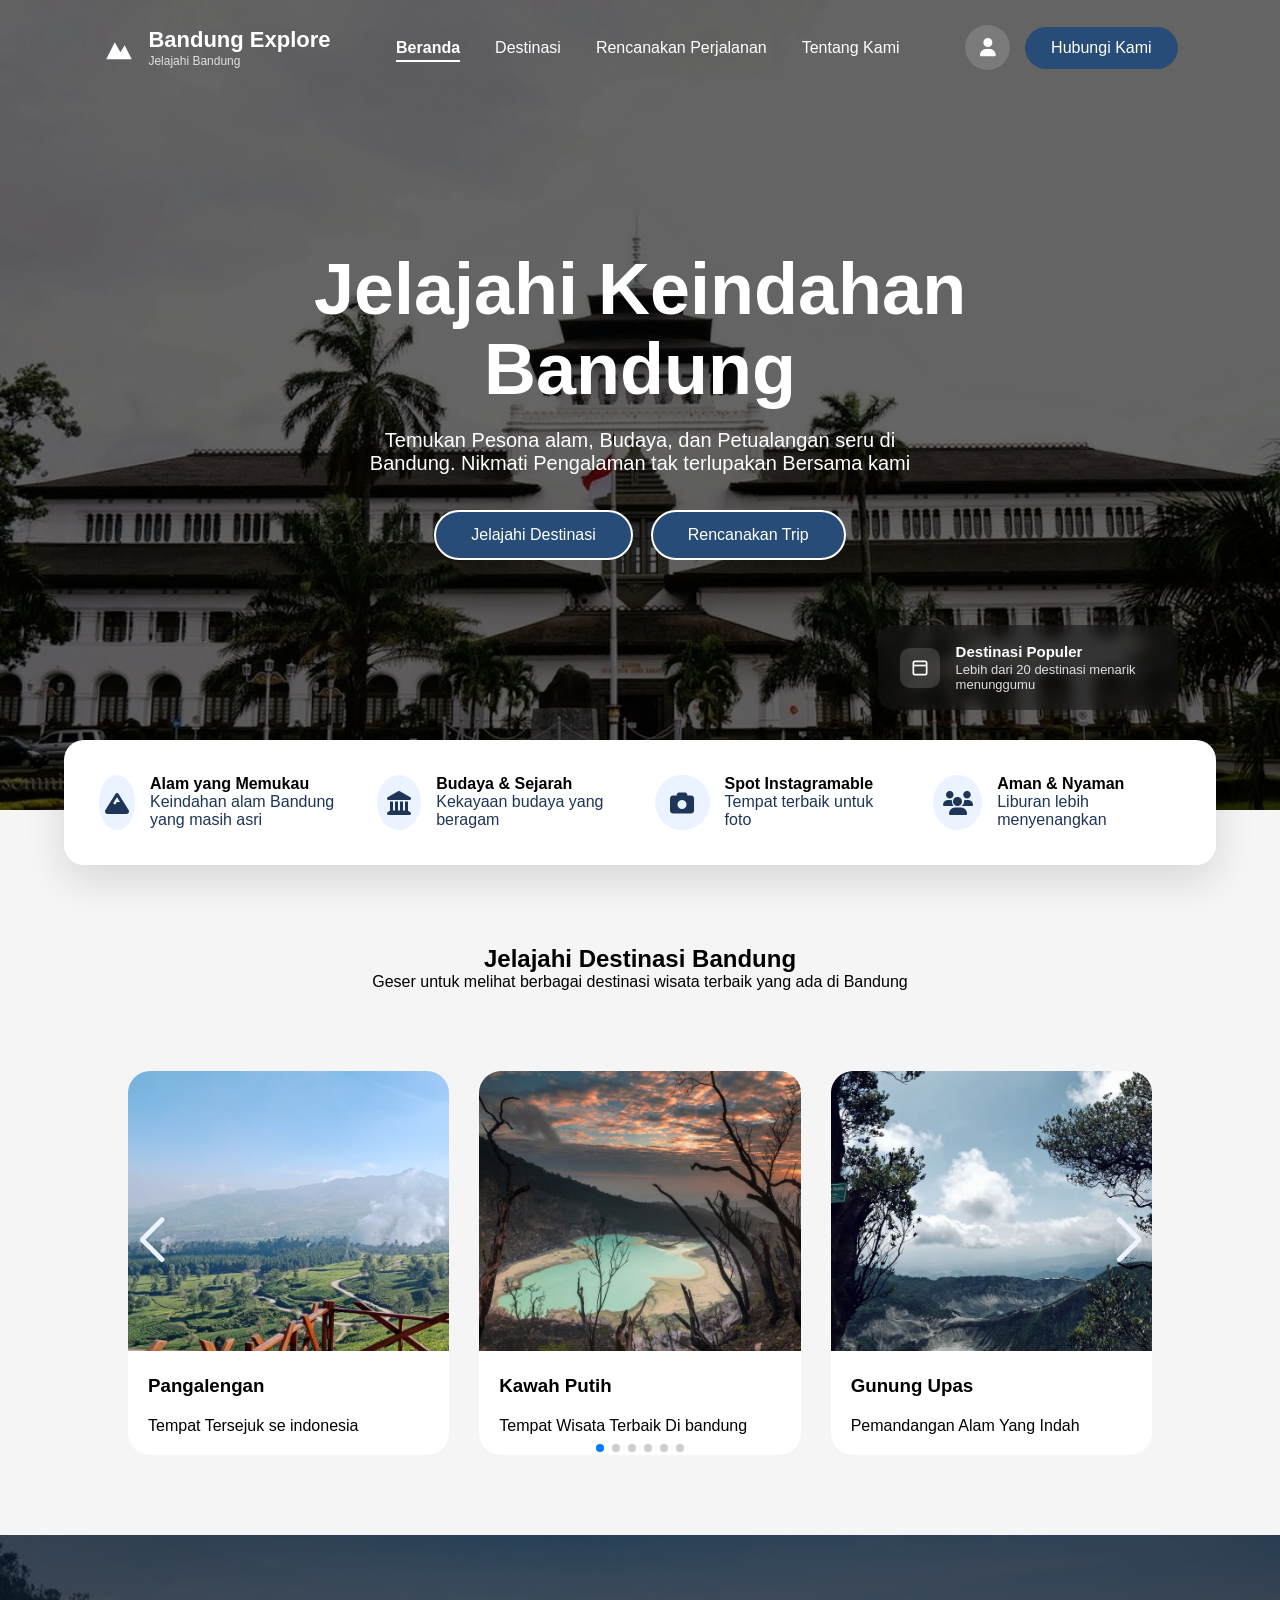
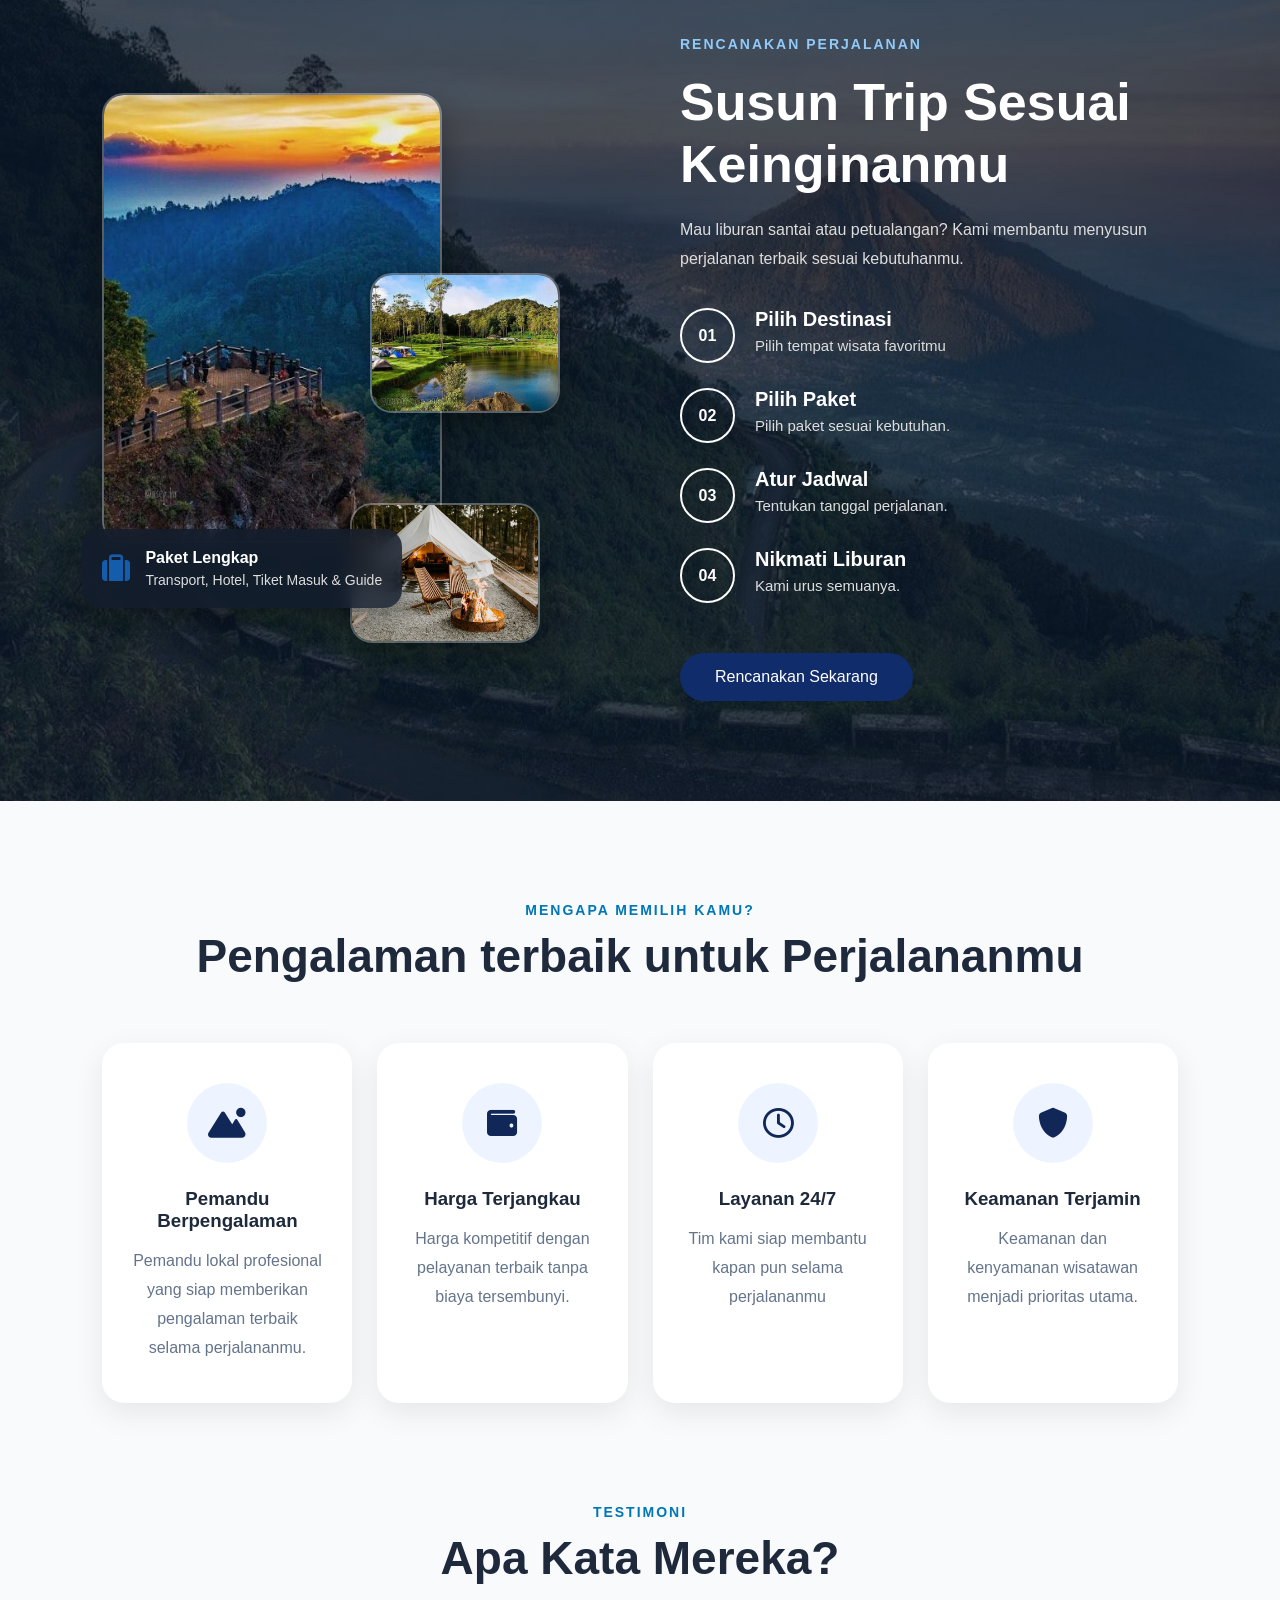
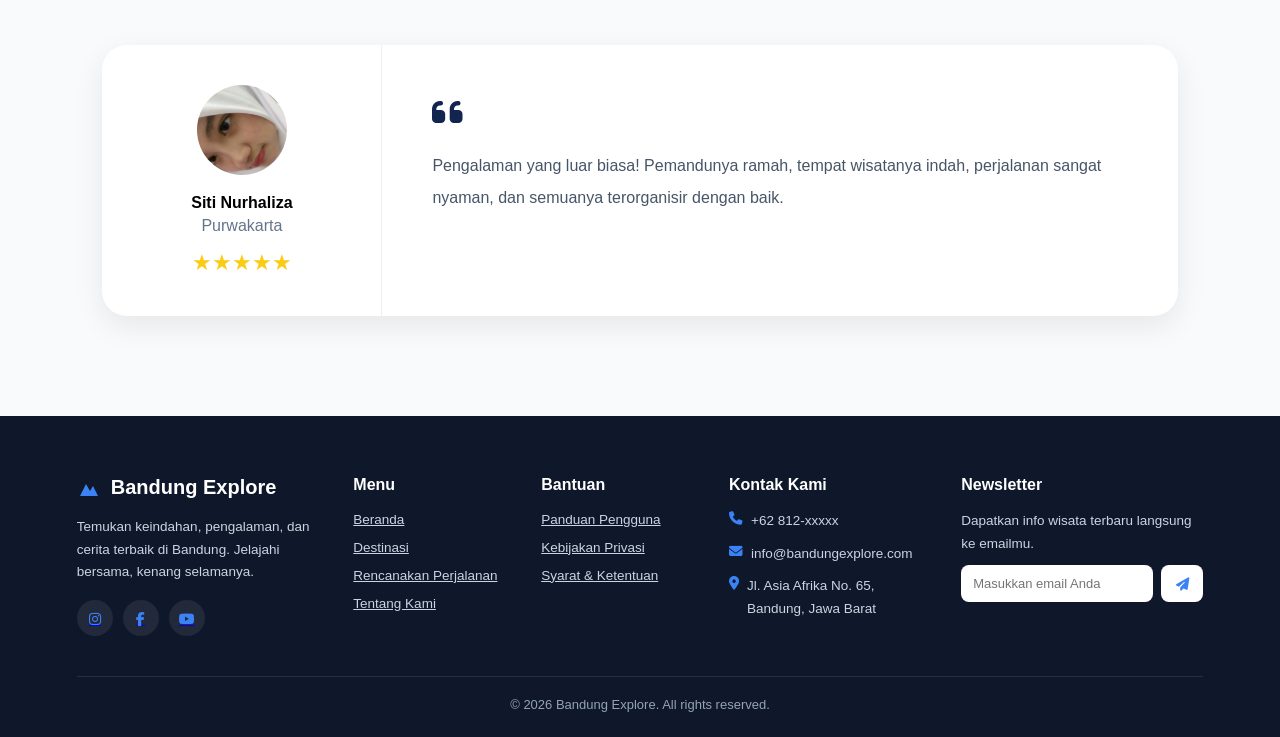
<file: index.html>
<!DOCTYPE html>
<html lang="en">
<head>
    <meta charset="UTF-8">
    <meta name="viewport" content="width=device-width, initial-scale=1.0">
    <title>Bandung Explore</title>
    <link rel="stylesheet" href="tampilan.css">
    <link rel="stylesheet" href="https://cdn.jsdelivr.net/npm/swiper@11/swiper-bundle.min.css"/>
    <link rel="stylesheet" href="https://cdnjs.cloudflare.com/ajax/libs/font-awesome/6.5.1/css/all.min.css">
</head>
<body>
<section class="hero">
    <header class="navbar">
        <div class="logo">
            <svg viewBox="0 0 24 24" fill="none" xmlns="http://www.w3.org/2000/svg">
                <path d="M3 20L9 8L13 15L16 10L21 20H3Z" fill="currentColor"/>
            </svg>
            <div class="logo-text">
                <span class="logo-title">Bandung Explore</span>
                <span class="logo-subtitle">Jelajahi Bandung</span>
            </div>
        </div>
        <ul class="nav-menu">
            <li><a href="#hero" class="active">Beranda</a></li>
            <li><a href="Destinasi.html">Destinasi</a></li>
            <li><a href="rencana.html">Rencanakan Perjalanan</a></li>
            <li><a href="tentang.html">Tentang Kami</a></li>
        </ul>
        <div class="navbar-right">

        <a href="profil/profil.html" class="profile-btn">
            <i class="fa-solid fa-user"></i>
        </a>

        <a href="#rencana" class="btn-nav">
            Hubungi Kami
        </a>

    </div>
        <div class="humberger" id="humberger">
            <span></span>
            <span></span>
            <span></span>
        </div>
    </header>
    <div class="hero-content">
        <h1>Jelajahi Keindahan<br>Bandung</h1>
        <p>
            Temukan Pesona alam, Budaya, dan Petualangan seru di Bandung.
            Nikmati Pengalaman tak terlupakan Bersama kami
        </p>
        <div class="hero-buttons">
            <a href="Destinasi.html" class="btn">Jelajahi Destinasi</a>
            <a href="rencana.html" class="btn">Rencanakan Trip</a>
        </div>
    </div>
    <div class="hero-stat-card">
        <div class="hero-stat-icon">
            <svg viewBox="0 0 24 24" fill="none" xmlns="http://www.w3.org/2000/svg">
                <rect x="4" y="4" width="16" height="16" rx="2" stroke="currentColor" stroke-width="2"/>
                <path d="M4 9H20" stroke="currentColor" stroke-width="2"/>
            </svg>
        </div>
        <div>
            <p class="hero-stat-title">Destinasi Populer</p>
            <p class="hero-stat-desc">Lebih dari 20 destinasi menarik menunggumu</p>
        </div>
    </div>
</section>
<section class="feature">
    <div class="container">
        <div class="feature-item">
            <i class="fa-solid fa-mountain"></i>
            <div>
                <h4>Alam yang Memukau</h4>
                <p>Keindahan alam Bandung yang masih asri</p>
            </div>
        </div>
        <div class="feature-item">
            <i class="fa-solid fa-landmark"></i>
            <div>
                <h4>Budaya & Sejarah</h4>
                <p>Kekayaan budaya yang beragam</p>
            </div>
        </div>
        <div class="feature-item">
            <i class="fa-solid fa-camera"></i>
            <div>
                <h4>Spot Instagramable</h4>
                <p>Tempat terbaik untuk foto</p>
            </div>
        </div>

        <div class="feature-item">
            <i class="fa-solid fa-users"></i>
            <div>
                <h4>Aman & Nyaman</h4>
                <p>Liburan lebih menyenangkan</p>
            </div>
        </div>
    </div>
</section>
<section id="destinasi" class="destinasi">
    <div class="judul">
        <h2>Jelajahi Destinasi Bandung</h2>
        <p>
            Geser untuk melihat berbagai destinasi wisata terbaik
            yang ada di Bandung
        </p>
    </div>
    <div class="swiper wisataSlider">
        <div class="swiper-wrapper">
            <div class="swiper-slide">
                <img src="gambar/pangalengan.jpeg" alt="">
                <h3>Pangalengan</h3>
                <p>Tempat Tersejuk se indonesia</p>
            </div>
            <div class="swiper-slide">
                <img src="gambar/Kawah_putih.jpeg" alt="">
                <h3>Kawah Putih</h3>
                <p>Tempat Wisata Terbaik Di bandung</p>
            </div>

            <div class="swiper-slide">
                <img src="gambar/upas_hill.jpeg" alt="">
                <h3>Gunung Upas</h3>
                <p>Pemandangan Alam Yang Indah</p>
            </div>
            <div class="swiper-slide">
                <img src="gambar/alun_alun_bandung.jpeg" alt="">
                <h3>Alun - Alun Bandung</h3>
                <p>Ikon Kota Bandung</p>
            </div>
            <div class="swiper-slide">
                <img src="gambar/Floting_Market_Lembang.jpeg" alt="">
                <h3>Floating Market</h3>
                <p>Wisata terbaik Untuk Keluarga</p>
            </div>
            <div class="swiper-slide">
                <img src="gambar/cikole.jpeg" alt="">
                <h3>Cikole</h3>
                <p>Tempat wisata terpopuler</p>
            </div>
        </div>
        <div class="swiper-pagination"></div>
        <div class="swiper-button-next"></div>
        <div class="swiper-button-prev"></div>

    </div>
</section>
<section class="trip">
    <div class="trip-container">
        <div class="trip-image">
            <img src="Tebing keraton_Bandung.jpeg" class="img1">
            <img src="ranca upas.jpeg" class="img2">
            <img src="glamping.jpeg" class="img3">
            <div class="trip-card">
                <i class="fa-solid fa-suitcase"></i>
                <div>
                    <h4>Paket Lengkap</h4>
                    <p>Transport, Hotel, Tiket Masuk & Guide</p>
                </div>
            </div>
        </div>
        <div class="trip-content">
            <span>RENCANAKAN PERJALANAN</span>
            <h2>Susun Trip Sesuai<br>Keinginanmu</h2>
            <p>
                Mau liburan santai atau petualangan? Kami membantu
                menyusun perjalanan terbaik sesuai kebutuhanmu.
            </p>
            <div class="step">
                <div class="number">01</div>
                <div>
                    <h4>Pilih Destinasi</h4>
                    <p>Pilih tempat wisata favoritmu</p>
                </div>
            </div>
            <div class="step">
                <div class="number">02</div>
                <div>
                    <h4>Pilih Paket</h4>
                    <p>Pilih paket sesuai kebutuhan.</p>
                </div>
            </div>
            <div class="step">
                <div class="number">03</div>
                <div>
                    <h4>Atur Jadwal</h4>
                    <p>Tentukan tanggal perjalanan.</p>
                </div>
            </div>
            <div class="step">
                <div class="number">04</div>
                <div>
                    <h4>Nikmati Liburan</h4>
                    <p>Kami urus semuanya.</p>
                </div>
            </div>
            <a href="rencana.html" class="trip-btn">
                Rencanakan Sekarang
            </a>
        </div>
    </div>
</section>
<section class="pengalaman" id="pengalaman">
    <div class="section-title">
        <span>MENGAPA MEMILIH KAMU?</span>
        <h2>Pengalaman terbaik untuk Perjalananmu</h2>
    </div>
    <div class="experience-grid">
        <div class="experience-card">
           <i class="fa-solid fa-mountain-sun"></i>
            <h3>Pemandu Berpengalaman</h3>
            <p>
                Pemandu lokal profesional yang siap memberikan pengalaman
                terbaik selama perjalananmu.
            </p>
        </div>

        <div class="experience-card">
            <i class="fa-solid fa-wallet"></i>
            <h3>Harga Terjangkau</h3>
            <p>
                Harga kompetitif dengan pelayanan terbaik tanpa biaya tersembunyi.
            </p>
        </div>

        <div class="experience-card">
            <i class="fa-regular fa-clock"></i>
            <h3>Layanan 24/7</h3>
            <p>
                Tim kami siap membantu kapan pun selama perjalananmu
            </p>
        </div>

        <div class="experience-card">
            <i class="fa-solid fa-shield"></i>
            <h3>Keamanan Terjamin</h3>
            <p>
                Keamanan dan kenyamanan wisatawan menjadi prioritas utama.
            </p>
        </div>
    </div>
    <div class="testimonial-title">
        <span>TESTIMONI</span>
        <h2>Apa Kata Mereka?</h2>
    </div>
    <div class="testimonial-box">
        <div class="profile">
            <img src="gambar/haii.jpeg" alt="">
            <h4>Siti Nurhaliza</h4>
            <span>Purwakarta</span>
            <div class="star">★★★★★</div>
        </div>
        <div class="testimonial-text">
            <i class="fa-solid fa-quote-left"></i>
            <p>
                Pengalaman yang luar biasa! Pemandunya ramah,
                tempat wisatanya indah, perjalanan sangat nyaman,
                dan semuanya terorganisir dengan baik.
            </p>
        </div>
    </div>
</section>
<footer class="footer">
    <div class="footer-container">
        <div class="footer-box">
            <h2><svg viewBox="0 0 24 24" fill="none" xmlns="http://www.w3.org/2000/svg"><path d="M3 20L9 8L13 15L16 10L21 20H3Z" fill="currentColor"/></svg> Bandung Explore</h2>
            <p>Temukan keindahan, pengalaman, dan cerita terbaik di Bandung. Jelajahi bersama, kenang selamanya.</p>
            <div class="footer-social">
                <a href="#"><i class="fa-brands fa-instagram"></i></a>
                <a href="#"><i class="fa-brands fa-facebook-f"></i></a>
                <a href="#"><i class="fa-brands fa-youtube"></i></a>
            </div>
        </div>
        <div class="footer-box">
            <h3>Menu</h3>
            <ul>
                <li><a href="index.html">Beranda</a></li>
                <li><a href="Destinasi.html">Destinasi</a></li>
                <li><a href="Rencana.html">Rencanakan Perjalanan</a></li>
                <li><a href="Tentang.html">Tentang Kami</a></li>
            </ul>
        </div>
        <div class="footer-box">
            <h3>Bantuan</h3>
            <ul>
                <li><a href="#">Panduan Pengguna</a></li>
                <li><a href="#">Kebijakan Privasi</a></li>
                <li><a href="#">Syarat &amp; Ketentuan</a></li>
            </ul>
        </div>
        <div class="footer-box">
            <h3>Kontak Kami</h3>
            <p><i class="fa-solid fa-phone"></i> +62 812-xxxxx</p>
            <p><i class="fa-solid fa-envelope"></i> info@bandungexplore.com</p>
            <p><i class="fa-solid fa-location-dot"></i> Jl. Asia Afrika No. 65, Bandung, Jawa Barat</p>
        </div>
        <div class="footer-box">
            <h3>Newsletter</h3>
            <p>Dapatkan info wisata terbaru langsung ke emailmu.</p>
            <form class="newsletter-form">
                <input type="email" placeholder="Masukkan email Anda">
                <button type="submit"><i class="fa-solid fa-paper-plane"></i></button>
            </form>
        </div>
    </div>
    <hr>
    <div class="footer-bottom">
        <p>&copy; 2026 Bandung Explore. All rights reserved.</p>
    </div>
</footer>
<script src="https://cdn.jsdelivr.net/npm/swiper@11/swiper-bundle.min.js"></script>
<script>
const swiper = new Swiper(".wisataSlider",{

slidesPerView:3,
slidesPerView: 3,
spaceBetween: 30,
loop: true,
centeredSlides: false,
watchOverflow: true,
autoplay:{
    delay:3000,
    disableOnInteraction:false,
    },

    pagination:{
        el:".swiper-pagination",
        clickable:true,
    },

    navigation:{
        nextEl:".swiper-button-next",
        prevEl:".swiper-button-prev",
    },

    breakpoints:{
        0:{
        slidesPerView:1,
        },
        768:{
          slidesPerView:2,
        },
        1024:{
        slidesPerView:3,
        }
    }
});
</script>
<script src="js/humberger.js"></script>
<script src="https://cdn.jsdelivr.net/npm/bootstrap@5.3.8/dist/js/bootstrap.bundle.min.js" integrity="sha384-FKyoEForCGlyvwx9Hj09JcYn3nv7wiPVlz7YYwJrWVcXK/BmnVDxM+D2scQbITxI" crossorigin="anonymous"></script>
</body>
</html>
</file>
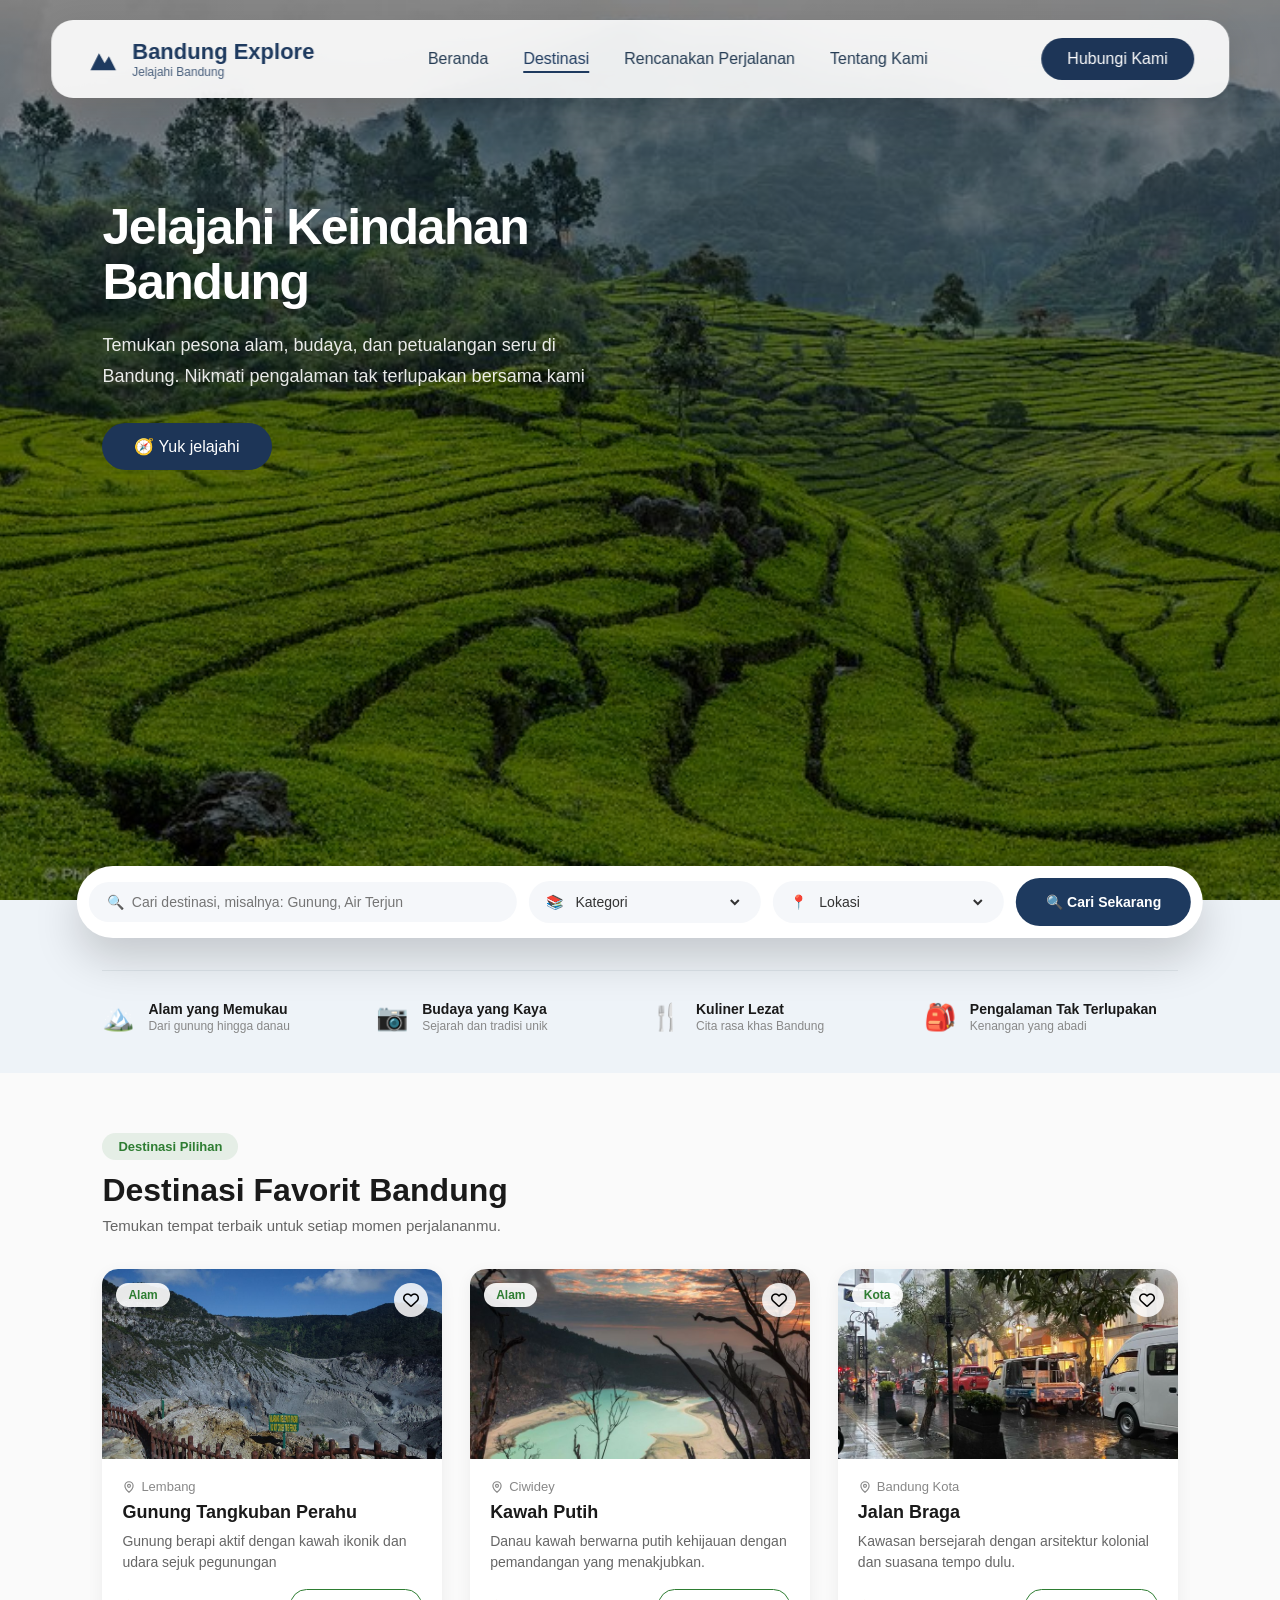
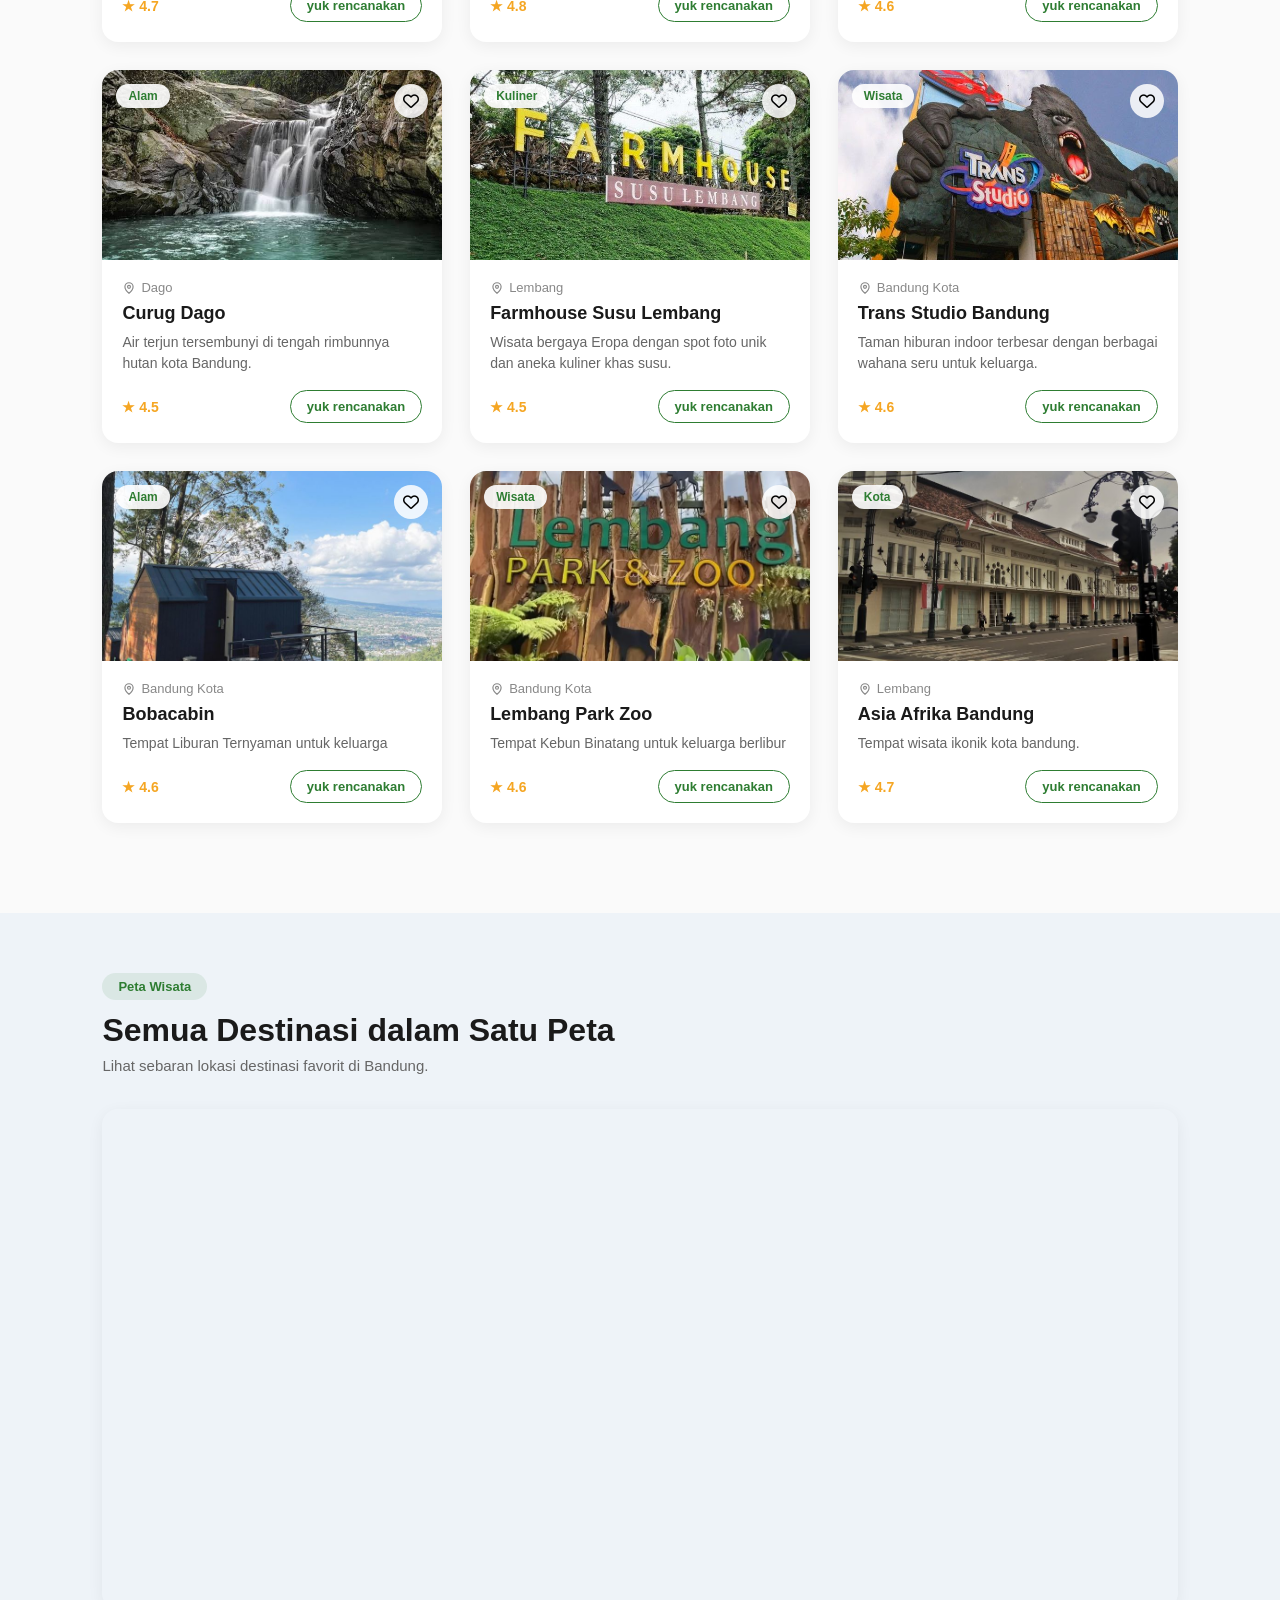
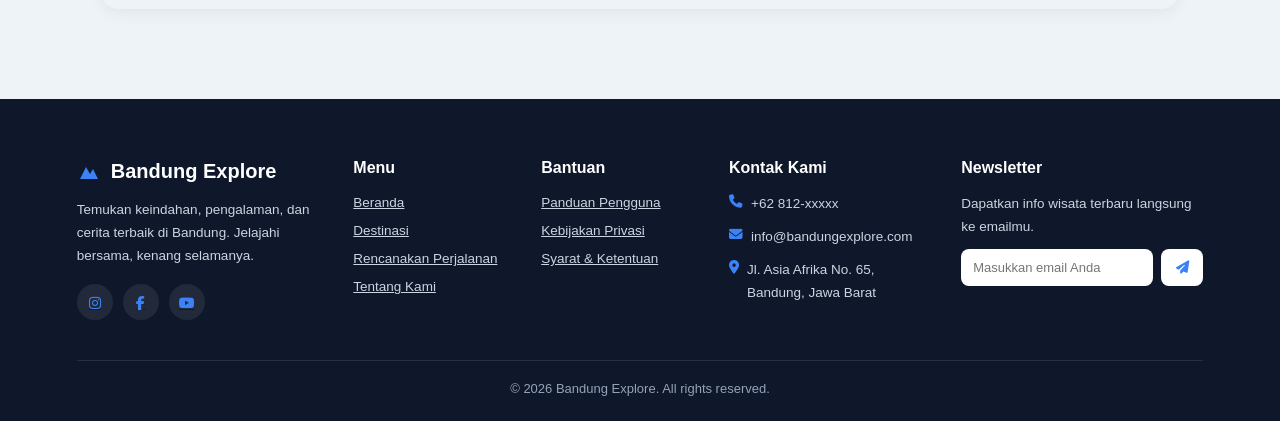
<file: Destinasi.html>
<!doctype html>
<html lang="en">
  <head>
    <meta charset="UTF-8" />
    <meta name="viewport" content="width=device-width, initial-scale=1.0" />
    <title>Bandung Explore</title>
    <link rel="stylesheet" href="Destinasi.css" />
    <link
      rel="stylesheet"
      href="https://cdn.jsdelivr.net/npm/swiper@11/swiper-bundle.min.css"
    />
    <link
      rel="stylesheet"
      href="https://cdnjs.cloudflare.com/ajax/libs/font-awesome/6.5.1/css/all.min.css"
    />
  </head>
  <body>
    <section class="hero" id="hero">
      <header class="navbar">
        <div class="logo">
          <svg
            viewBox="0 0 24 24"
            fill="none"
            xmlns="http://www.w3.org/2000/svg"
          >
            <path d="M3 20L9 8L13 15L16 10L21 20H3Z" fill="currentColor" />
          </svg>
          <div class="logo-text">
            <span class="logo-title">Bandung Explore</span>
            <span class="logo-subtitle">Jelajahi Bandung</span>
          </div>
        </div>
        <ul class="nav-menu">
          <li><a href="index.html">Beranda</a></li>
          <li><a href="Destinasi.html" class="active">Destinasi</a></li>
          <li><a href="rencana.html">Rencanakan Perjalanan</a></li>
          <li><a href="tentang.html">Tentang Kami</a></li>
        </ul>
        <a href="#rencana" class="btn-nav">Hubungi Kami</a>
        <div class="humberger" id="humberger">
          <span></span>
          <span></span>
          <span></span>
        </div>
        <div class="overlay" id="overlay"></div>
      </header>

      <div class="hero-content">
        <h1>Jelajahi Keindahan<br />Bandung</h1>
        <p>
          Temukan pesona alam, budaya, dan petualangan seru di Bandung. Nikmati
          pengalaman tak terlupakan bersama kami
        </p>
        <div class="hero-buttons">
          <a href="#destinasi" class="btn">🧭 Yuk jelajahi</a>
        </div>
      </div>

      <div class="search-box">
        <div class="search-field">
          <span class="field-icon">🔍</span>
          <input
            type="text"
            placeholder="Cari destinasi, misalnya: Gunung, Air Terjun"
          />
        </div>
        <div class="search-field select-field">
          <span class="field-icon">📚</span>
          <select>
            <option>Kategori</option>
            <option>Alam</option>
            <option>Budaya</option>
            <option>Kuliner</option>
          </select>
        </div>
        <div class="search-field select-field">
          <span class="field-icon">📍</span>
          <select>
            <option>Lokasi</option>
            <option>Lembang</option>
            <option>Ciwidey</option>
            <option>Bandung Kota</option>
          </select>
        </div>
        <button class="btn-search">🔍 Cari Sekarang</button>
      </div>
    </section>

    <section class="quick-info">
      <div class="feature-row">
        <div class="feature-item">
          <span class="feature-icon">🏔️</span>
          <div>
            <strong>Alam yang Memukau</strong>
            <p>Dari gunung hingga danau</p>
          </div>
        </div>
        <div class="feature-item">
          <span class="feature-icon">📷</span>
          <div>
            <strong>Budaya yang Kaya</strong>
            <p>Sejarah dan tradisi unik</p>
          </div>
        </div>
        <div class="feature-item">
          <span class="feature-icon">🍴</span>
          <div>
            <strong>Kuliner Lezat</strong>
            <p>Cita rasa khas Bandung</p>
          </div>
        </div>
        <div class="feature-item">
          <span class="feature-icon">🎒</span>
          <div>
            <strong>Pengalaman Tak Terlupakan</strong>
            <p>Kenangan yang abadi</p>
          </div>
        </div>
      </div>
    </section>
    <section class="destinasi-section" id="destinasi">
      <div class="section-header-row">
        <div class="section-header">
          <span class="section-tag">Destinasi Pilihan</span>
          <h2>Destinasi Favorit Bandung</h2>
          <p>Temukan tempat terbaik untuk setiap momen perjalananmu.</p>
        </div>
      </div>

     <div class="destinasi-grid">
        <div class="destinasi-card">
          <div class="card-image">
            <img src="gambar/tangkuban.jpg" alt="Tangkuban Perahu" />
            <span class="card-category">Alam</span>
            <button class="card-heart">
              <i class="fa-regular fa-heart"></i>
            </button>
          </div>
          <div class="card-body">
            <div class="card-location">
              <svg width="14" height="14" viewBox="0 0 24 24" fill="none">
                <path
                  d="M12 21s-7-5.5-7-11a7 7 0 1 1 14 0c0 5.5-7 11-7 11Z"
                  stroke="currentColor"
                  stroke-width="2"
                />
                <circle
                  cx="12"
                  cy="10"
                  r="2.5"
                  stroke="currentColor"
                  stroke-width="2"
                />
              </svg>
              Lembang
            </div>
            <h3>Gunung Tangkuban Perahu</h3>
            <p>
              Gunung berapi aktif dengan kawah ikonik dan udara sejuk
              pegunungan
            </p>
            <div class="card-footer">
              <span class="card-rating">★ 4.7</span>
              <a href="rencana.html" class="btn-card">yuk rencanakan</a>
            </div>
          </div>
        </div>

        <div class="destinasi-card">
          <div class="card-image">
            <img src="gambar/Kawah_putih.jpeg" alt="Kawah Putih" />
            <span class="card-category">Alam</span>
            <button class="card-heart">
              <i class="fa-regular fa-heart"></i>
            </button>
          </div>
          <div class="card-body">
            <div class="card-location">
              <svg width="14" height="14" viewBox="0 0 24 24" fill="none">
                <path
                  d="M12 21s-7-5.5-7-11a7 7 0 1 1 14 0c0 5.5-7 11-7 11Z"
                  stroke="currentColor"
                  stroke-width="2"
                />
                <circle
                  cx="12"
                  cy="10"
                  r="2.5"
                  stroke="currentColor"
                  stroke-width="2"
                />
              </svg>
              Ciwidey
            </div>
            <h3>Kawah Putih</h3>
            <p>
              Danau kawah berwarna putih kehijauan dengan pemandangan yang
              menakjubkan.
            </p>
            <div class="card-footer">
              <span class="card-rating">★ 4.8</span>
              <a href="rencana.html" class="btn-card">yuk rencanakan</a>
            </div>
          </div>
        </div>

        <div class="destinasi-card">
          <div class="card-image">
            <img src="gambar/braga 1.jpeg" alt="Jalan Braga" />
            <span class="card-category">Kota</span>
            <button class="card-heart">
              <i class="fa-regular fa-heart"></i>
            </button>
          </div>
          <div class="card-body">
            <div class="card-location">
              <svg width="14" height="14" viewBox="0 0 24 24" fill="none">
                <path
                  d="M12 21s-7-5.5-7-11a7 7 0 1 1 14 0c0 5.5-7 11-7 11Z"
                  stroke="currentColor"
                  stroke-width="2"
                />
                <circle
                  cx="12"
                  cy="10"
                  r="2.5"
                  stroke="currentColor"
                  stroke-width="2"
                />
              </svg>
              Bandung Kota
            </div>
            <h3>Jalan Braga</h3>
            <p>
              Kawasan bersejarah dengan arsitektur kolonial dan suasana tempo
              dulu.
            </p>
            <div class="card-footer">
              <span class="card-rating">★ 4.6</span>
              <a href="rencana.html" class="btn-card">yuk rencanakan</a>
            </div>
          </div>
        </div>

        <div class="destinasi-card">
          <div class="card-image">
            <img src="gambar/curug.jpeg" alt="Curug Dago" />
            <span class="card-category">Alam</span>
            <button class="card-heart">
              <i class="fa-regular fa-heart"></i>
            </button>
          </div>
          <div class="card-body">
            <div class="card-location">
              <svg width="14" height="14" viewBox="0 0 24 24" fill="none">
                <path
                  d="M12 21s-7-5.5-7-11a7 7 0 1 1 14 0c0 5.5-7 11-7 11Z"
                  stroke="currentColor"
                  stroke-width="2"
                />
                <circle
                  cx="12"
                  cy="10"
                  r="2.5"
                  stroke="currentColor"
                  stroke-width="2"
                />
              </svg>
              Dago
            </div>
            <h3>Curug Dago</h3>
            <p>
              Air terjun tersembunyi di tengah rimbunnya hutan kota Bandung.
            </p>
            <div class="card-footer">
              <span class="card-rating">★ 4.5</span>
              <a href="rencana.html" class="btn-card">yuk rencanakan</a>
            </div>
          </div>
        </div>
        <div class="destinasi-card">
          <div class="card-image">
            <img src="gambar/farmhouse.jpeg" alt="Farmhouse Susu Lembang" />
            <span class="card-category">Kuliner</span>
            <button class="card-heart">
              <i class="fa-regular fa-heart"></i>
            </button>
          </div>
          <div class="card-body">
            <div class="card-location">
              <svg width="14" height="14" viewBox="0 0 24 24" fill="none">
                <path
                  d="M12 21s-7-5.5-7-11a7 7 0 1 1 14 0c0 5.5-7 11-7 11Z"
                  stroke="currentColor"
                  stroke-width="2"
                />
                <circle
                  cx="12"
                  cy="10"
                  r="2.5"
                  stroke="currentColor"
                  stroke-width="2"
                />
              </svg>
              Lembang
            </div>
            <h3>Farmhouse Susu Lembang</h3>
            <p>
              Wisata bergaya Eropa dengan spot foto unik dan aneka kuliner khas
              susu.
            </p>
            <div class="card-footer">
              <span class="card-rating">★ 4.5</span>
              <a href="rencana.html" class="btn-card">yuk rencanakan</a>
            </div>
          </div>
        </div>

        <div class="destinasi-card">
          <div class="card-image">
            <img src="gambar/transtudio.jpeg" alt="Trans Studio Bandung" />
            <span class="card-category">Wisata</span>
            <button class="card-heart">
              <i class="fa-regular fa-heart"></i>
            </button>
          </div>
          <div class="card-body">
            <div class="card-location">
              <svg width="14" height="14" viewBox="0 0 24 24" fill="none">
                <path
                  d="M12 21s-7-5.5-7-11a7 7 0 1 1 14 0c0 5.5-7 11-7 11Z"
                  stroke="currentColor"
                  stroke-width="2"
                />
                <circle
                  cx="12"
                  cy="10"
                  r="2.5"
                  stroke="currentColor"
                  stroke-width="2"
                />
              </svg>
              Bandung Kota
            </div>
            <h3>Trans Studio Bandung</h3>
            <p>
              Taman hiburan indoor terbesar dengan berbagai wahana seru untuk
              keluarga.
            </p>
            <div class="card-footer">
              <span class="card-rating">★ 4.6</span>
              <a href="rencana.html" class="btn-card">yuk rencanakan</a>
            </div>
          </div>
        </div>
        <div class="destinasi-card">
          <div class="card-image">
            <img src="gambar/bobacabin.jpeg" alt="Trans Studio Bandung" />
            <span class="card-category">Alam</span>
            <button class="card-heart">
              <i class="fa-regular fa-heart"></i>
            </button>
          </div>
          <div class="card-body">
            <div class="card-location">
              <svg width="14" height="14" viewBox="0 0 24 24" fill="none">
                <path
                  d="M12 21s-7-5.5-7-11a7 7 0 1 1 14 0c0 5.5-7 11-7 11Z"
                  stroke="currentColor"
                  stroke-width="2"
                />
                <circle
                  cx="12"
                  cy="10"
                  r="2.5"
                  stroke="currentColor"
                  stroke-width="2"
                />
              </svg>
              Bandung Kota
            </div>
            <h3>Bobacabin</h3>
            <p>Tempat Liburan Ternyaman untuk keluarga</p>
            <div class="card-footer">
              <span class="card-rating">★ 4.6</span>
              <a href="rencana.html" class="btn-card">yuk rencanakan</a>
            </div>
          </div>
        </div>
        <div class="destinasi-card">
          <div class="card-image">
            <img src="gambar/lembang_parkzoo.jpeg" alt="Bobacabin" />
            <span class="card-category">Wisata</span>
            <button class="card-heart">
              <i class="fa-regular fa-heart"></i>
            </button>
          </div>
          <div class="card-body">
            <div class="card-location">
              <svg width="14" height="14" viewBox="0 0 24 24" fill="none">
                <path
                  d="M12 21s-7-5.5-7-11a7 7 0 1 1 14 0c0 5.5-7 11-7 11Z"
                  stroke="currentColor"
                  stroke-width="2"
                />
                <circle
                  cx="12"
                  cy="10"
                  r="2.5"
                  stroke="currentColor"
                  stroke-width="2"
                />
              </svg>
              Bandung Kota
            </div>
            <h3>Lembang Park Zoo</h3>
            <p>
              Tempat Kebun Binatang untuk keluarga berlibur
            </p>
            <div class="card-footer">
              <span class="card-rating">★ 4.6</span>
              <a href="rencana.html" class="btn-card">yuk rencanakan</a>
            </div>
          </div>
        </div>
        <div class="destinasi-grid">
        <div class="destinasi-card">
          <div class="card-image">
            <img src="gambar/Asia_Africa, Bandung.jpeg" alt="Asia Afrika" />
            <span class="card-category">Kota</span>
            <button class="card-heart">
              <i class="fa-regular fa-heart"></i>
            </button>
          </div>
          <div class="card-body">
            <div class="card-location">
              <svg width="14" height="14" viewBox="0 0 24 24" fill="none">
                <path
                  d="M12 21s-7-5.5-7-11a7 7 0 1 1 14 0c0 5.5-7 11-7 11Z"
                  stroke="currentColor"
                  stroke-width="2"
                />
                <circle
                  cx="12"
                  cy="10"
                  r="2.5"
                  stroke="currentColor"
                  stroke-width="2"
                />
              </svg>
              Lembang
            </div>
            <h3>Asia Afrika Bandung</h3>
            <p>
              Tempat wisata ikonik kota bandung.
            </p>
            <div class="card-footer">
              <span class="card-rating">★ 4.7</span>
              <a href="rencana.html" class="btn-card">yuk rencanakan</a>
            </div>
          </div>
        </div>
      </div>
    </section>
    <section class="peta-section" id="peta">
      <div class="section-header-row">
        <div class="section-header">
          <span class="section-tag">Peta Wisata</span>
          <h2>Semua Destinasi dalam Satu Peta</h2>
          <p>Lihat sebaran lokasi destinasi favorit di Bandung.</p>
        </div>
      </div>
      <div class="peta-wrapper">
        <iframe
          src="https://www.google.com/maps/d/embed?mid=134hPLg8VKvnW-zDgRnrbav6P-U5ojF0&ehbc=2E312F"
          width="640"
          height="480"
          width="100%"
          height="500"
          style="border: 0"
          loading="lazy">
        </iframe>
      </div>
    </section>
    <footer class="footer">
      <div class="footer-container">
        <div class="footer-box">
          <h2>
            <svg
              viewBox="0 0 24 24"
              fill="none"
              xmlns="http://www.w3.org/2000/svg"
            >
              <path d="M3 20L9 8L13 15L16 10L21 20H3Z" fill="currentColor" />
            </svg>
            Bandung Explore
          </h2>
          <p>
            Temukan keindahan, pengalaman, dan cerita terbaik di Bandung.
            Jelajahi bersama, kenang selamanya.
          </p>
          <div class="footer-social">
            <a href="#"><i class="fa-brands fa-instagram"></i></a>
            <a href="#"><i class="fa-brands fa-facebook-f"></i></a>
            <a href="#"><i class="fa-brands fa-youtube"></i></a>
          </div>
        </div>
        <div class="footer-box">
          <h3>Menu</h3>
          <ul>
            <li><a href="index.html">Beranda</a></li>
            <li><a href="Destinasi.html">Destinasi</a></li>
            <li><a href="Rencana.html">Rencanakan Perjalanan</a></li>
            <li><a href="Tentang.html">Tentang Kami</a></li>
          </ul>
        </div>
        <div class="footer-box">
          <h3>Bantuan</h3>
          <ul>
            <li><a href="#">Panduan Pengguna</a></li>
            <li><a href="#">Kebijakan Privasi</a></li>
            <li><a href="#">Syarat &amp; Ketentuan</a></li>
          </ul>
        </div>
        <div class="footer-box">
          <h3>Kontak Kami</h3>
          <p><i class="fa-solid fa-phone"></i> +62 812-xxxxx</p>
          <p><i class="fa-solid fa-envelope"></i> info@bandungexplore.com</p>
          <p>
            <i class="fa-solid fa-location-dot"></i> Jl. Asia Afrika No. 65,
            Bandung, Jawa Barat
          </p>
        </div>
        <div class="footer-box">
          <h3>Newsletter</h3>
          <p>Dapatkan info wisata terbaru langsung ke emailmu.</p>
          <form class="newsletter-form">
            <input type="email" placeholder="Masukkan email Anda" />
            <button type="submit">
              <i class="fa-solid fa-paper-plane"></i>
            </button>
          </form>
        </div>
      </div>
      <hr />
      <div class="footer-bottom">
        <p>&copy; 2026 Bandung Explore. All rights reserved.</p>
      </div>
    </footer>
    <script src="js/like.js"></script>
    <script src="js/humberger.js"></script>
  </body>
</html>
</file>
<file: tampilan.css>
* {
    margin: 0;
    padding: 0;
    box-sizing: border-box;
}

body {
    font-family: Arial, Helvetica, sans-serif;
    background: #f5f5f5;
}

/* ===================== HERO ===================== */
.hero {
    height: 90vh;
    background:
        linear-gradient(rgba(0,0,0,.6), rgba(0,0,0,.6)),
        url("gambar/bandung estetik.jpg");
    background-size: cover;
    background-position: center;
    position: relative;
}

/* ===================== NAVBAR ===================== */
.navbar {
    position: absolute;
    top: 0;
    left: 0;
    width: 100%;
    display: flex;
    justify-content: space-between;
    align-items: center;
    padding: 25px 8%;
    background: transparent;
    transition: .4s;
}

.navbar:hover {
    background: white;
}

.logo {
    display: flex;
    align-items: center;
    gap: 12px;
    color: white;
    transition: .4s;
}

.logo svg {
    width: 34px;
    height: 34px;
    flex-shrink: 0;
}

.logo-text {
    display: flex;
    flex-direction: column;
    line-height: 1.2;
    text-align: left;
}

.logo-title {
    font-size: 22px;
    font-weight: bold;
}

.logo-subtitle {
    font-size: 12px;
    font-weight: 400;
    opacity: .8;
}

.nav-menu {
    display: flex;
    list-style: none;
    gap: 35px;
}

.nav-menu a {
    color: white;
    text-decoration: none;
    font-weight: 500;
    transition: .4s;
}

.nav-menu a:hover {
    color: white;
}

.nav-menu a.active {
    color: white;
    font-weight: 700;
    border-bottom: 2px solid white;
    padding-bottom: 4px;
}

.navbar:hover .nav-menu a.active {
    color: none;
    border-bottom: 2px solid #274c77;
}

.btn-nav {
    background: #274c77;
    color: white;
    text-decoration: none;
    font-weight: 500;
    padding: 12px 26px;
    border-radius: 30px;
    transition: .4s;
    white-space: nowrap;
}

/* ===================== PROFILE BUTTON ===================== */
.profile-btn{
    width:45px;
    height:45px;
    border-radius:50%;
    background:rgba(255,255,255,.15);
    backdrop-filter:blur(8px);
    color:#fff;
    display:flex;
    justify-content:center;
    align-items:center;
    text-decoration:none;
    font-size:18px;
    transition:.3s;
}

.profile-btn:hover{
    background:#fff;
    color:#1d3557;
}

.navbar:hover .profile-btn{
    background:#1d3557;
    color:#fff;
}
.navbar:hover .logo {
    color: #1d3557;
}

.navbar:hover .nav-menu a {
    color: #333;
}
.navbar-right{
    display:flex;
    align-items:center;
    gap:15px;
}

/* ===================== HAMBURGER (ADDED) ===================== */
.humberger {
    display: none;
    flex-direction: column;
    justify-content: space-between;
    width: 28px;
    height: 20px;
    cursor: pointer;
    z-index: 1001;
}

.humberger span {
    display: block;
    height: 3px;
    width: 100%;
    background: white;
    border-radius: 2px;
    transition: .3s ease;
}

.navbar:hover .humberger span {
    background: #1d3557;
}

.humberger.active span:nth-child(1) {
    transform: translateY(8.5px) rotate(45deg);
    background: #1d3557;
}

.humberger.active span:nth-child(2) {
    opacity: 0;
}

.humberger.active span:nth-child(3) {
    transform: translateY(-8.5px) rotate(-45deg);
    background: #1d3557;
}

/* ===================== HERO CONTENT ===================== */
.hero-content {
    height: 100%;
    display: flex;
    flex-direction: column;
    justify-content: center;
    align-items: center;
    color: white;
    text-align: center;
    padding: 0 20px;
}

.hero-content h1 {
    font-size: 72px;
    line-height: 1.1;
    margin-bottom: 20px;
}

.hero-content p {
    font-size: 20px;
    max-width: 600px;
    margin-bottom: 35px;
}

.hero-buttons {
    display: flex;
    gap: 18px;
}

.btn-outline {
    background: transparent;
}

.btn-outline:hover {
    background: rgba(255,255,255,.15);
}

.hero-stat-card {
    position: absolute;
    bottom: 100px;
    right: 8%;
    display: flex;
    align-items: center;
    gap: 16px;
    background: rgba(20,20,20,.55);
    backdrop-filter: blur(6px);
    color: white;
    padding: 18px 22px;
    border-radius: 16px;
    max-width: 300px;
}

.hero-stat-icon {
    width: 40px;
    height: 40px;
    flex-shrink: 0;
    background: rgba(255,255,255,.15);
    border-radius: 10px;
    display: flex;
    align-items: center;
    justify-content: center;
}

.hero-stat-icon svg {
    width: 20px;
    height: 20px;
}

.hero-stat-title {
    font-weight: bold;
    font-size: 15px;
    margin-bottom: 2px;
}

.hero-stat-desc {
    font-size: 13px;
    opacity: .85;
}

/* ===================== FEATURE ===================== */
.feature {
    margin-top: -70px;
    position: relative;
    z-index: 99;
}

.feature .container {
    width: 90%;
    max-width: 1200px;
    margin: auto;
    background: #fff;
    border-radius: 20px;
    display: grid;
    grid-template-columns: repeat(4, 1fr);
    gap: 30px;
    padding: 35px;
    box-shadow: 0 15px 40px rgba(0,0,0,.12);
}

.feature-item {
    display: flex;
    gap: 15px;
    align-items: flex-start;
}

.feature-item p {
    color: #1D3557;
}

.feature-item i {
    width: 55px;
    height: 55px;
    background: #EAF3FF;
    color: #1D3557;
    border-radius: 50%;
    display: flex;
    justify-content: center;
    align-items: center;
    font-size: 24px;
}

.btn {
    display: inline-block;
    padding: 14px 35px;
    background: #274c77;
    color: white;
    text-decoration: none;
    border-radius: 30px;
    transition: .3s;
    border: 2px solid white;
}

/* ===================== DESTINASI (SWIPER) ===================== */
.destinasi {
    padding: 80px 10%;
    background: #f5f5f5;
}

.judul {
    text-align: center;
    margin-bottom: 80px;
}

.swiper {
    width: 100%;
    padding-bottom: 60px;
}

.swiper-slide {
    background: #fff;
    border-radius: 22px;
    overflow: hidden;
    margin: 0;
    transform: translateY(0);
    box-shadow: none !important;
    transition: .4s ease;
}

.swiper-slide:hover {
    transform: translateY(-10px);
}

.swiper-slide img {
    width: 100%;
    height: 280px;
    object-fit: cover;
}

.swiper-slide h3 {
    padding: 20px;
}

.swiper-slide p {
    padding: 0 20px 20px;
}

.swiper-slide a {
    display: inline-block;
    margin: 20px;
    padding: 12px 25px;
    background: #0F766E;
    color: white;
    text-decoration: none;
    border-radius: 30px;
}

.swiper-button-prev {
    left: 0;
}

.swiper-button-next {
    right: 0;
}

.swiper-button-next,
.swiper-button-prev {
    color: #0F766E;
    width: 50px;
    height: 50px;
    border-radius: 40%;
    box-shadow: 0 12px 20px rgba(0,0,0,.12);
    top: 50%;
    transform: translateY(-50%);
}

.swiper-button-next::after,
.swiper-button-prev::after {
    font-size: 22px;
    font-weight: bold;
    color: #EEF4FF;
}

.swiper-pagination {
    position: relative;
    margin-top: 50px;
    bottom: -1px !important;
}

.swiper-pagination-bullet {
    width: 12px;
    height: 12px;
    background: #999;
    opacity: 1;
}

.swiper-pagination-bullet-active {
    background: #0F766E;
}


.trip {
    padding: 100px 8%;
    background:
        linear-gradient(rgba(10,25,45,.75), rgba(10,25,45,.75)),
        url("gambar/bi2.jpg");
    background-size: cover;
    background-position: center;
    background-repeat: no-repeat;
}

.trip-container {
    display: grid;
    grid-template-columns: 1fr 1fr;
    gap: 80px;
    align-items: center;
}

.trip-image {
    position: relative;
    height: 550px;
}

.trip-image img {
    position: absolute;
    object-fit: cover;
    border-radius: 22px;
    border: 2px solid rgba(255,255,255,.3);
    box-shadow: 0 15px 35px rgba(0,0,0,.35);
    transition: .4s;
}

.trip-image img:hover {
    transform: scale(1.05);
}

.img1 {
    width: 340px;
    height: 450px;
    left: 0;
    top: 0;
}

.img2 {
    width: 190px;
    height: 140px;
    right: 40px;
    top: 180px;
}

.img3 {
    width: 190px;
    height: 140px;
    right: 60px;
    bottom: 0;
}

.trip-card {
    position: absolute;
    left: -20px;
    bottom: 35px;
    display: flex;
    align-items: center;
    gap: 15px;
    padding: 20px;
    background: rgba(18,28,44,.8);
    backdrop-filter: blur(10px);
    border-radius: 18px;
    color: white;
    box-shadow: 0 15px 30px rgba(0,0,0,.3);
}

.trip-card i {
    font-size: 28px;
    color: #135dac;
}

.trip-card h4 {
    margin-bottom: 5px;
}

.trip-card p {
    font-size: 14px;
    color: #ddd;
}

.trip-content {
    color: white;
}

.trip-content span {
    color: #90CAF9;
    font-size: 14px;
    letter-spacing: 2px;
    font-weight: bold;
}

.trip-content h2 {
    font-size: 52px;
    line-height: 1.2;
    margin: 18px 0 20px;
}

.trip-content > p {
    color: #ddd;
    line-height: 1.8;
    margin-bottom: 35px;
}

.step {
    display: flex;
    gap: 20px;
    margin-bottom: 25px;
}

.number {
    width: 55px;
    height: 55px;
    border: 2px solid white;
    border-radius: 50%;
    display: flex;
    justify-content: center;
    align-items: center;
    font-weight: bold;
    flex-shrink: 0;
}

.step h4 {
    margin-bottom: 6px;
    font-size: 20px;
}

.step p {
    color: #ddd;
    font-size: 15px;
}

.trip-btn {
    display: inline-flex;
    align-items: center;
    gap: 10px;
    margin-top: 25px;
    padding: 15px 35px;
    background: #102c6a;
    color: white;
    text-decoration: none;
    border-radius: 40px;
    transition: .3s;
}

.trip-btn:hover {
    background: #133db0;
    transform: translateY(-4px);
}

/* ===================== PENGALAMAN ===================== */
.pengalaman {
    padding: 100px 8%;
    background: #f8fafc;
}

.section-title,
.testimonial-title {
    text-align: center;
    margin-bottom: 60px;
}

.section-title span,
.testimonial-title span {
    color: #0077b6;
    font-size: 14px;
    font-weight: bold;
    letter-spacing: 2px;
}

.section-title h2,
.testimonial-title h2 {
    margin-top: 10px;
    font-size: 46px;
    color: #1e293b;
}

.experience-grid {
    display: grid;
    grid-template-columns: repeat(4, 1fr);
    gap: 25px;
    margin-bottom: 100px;
}

.experience-card {
    background: #fff;
    border-radius: 22px;
    padding: 40px 30px;
    text-align: center;
    box-shadow: 0 10px 30px rgba(0,0,0,.08);
    transition: .4s;
}

.experience-card:hover {
    transform: translateY(-10px);
    box-shadow: 0 20px 40px rgba(0,0,0,.15);
}

.experience-card i {
    width: 80px;
    height: 80px;
    background: #EEF4FF;
    color: #102757;
    border-radius: 50%;
    display: flex;
    justify-content: center;
    align-items: center;
    margin: auto;
    font-size: 30px;
    margin-bottom: 25px;
}

.experience-card h3 {
    margin-bottom: 15px;
    color: #1E293B;
}

.experience-card p {
    color: #64748B;
    line-height: 1.8;
}

/* ===================== TESTIMONIAL ===================== */
.testimonial-box {
    background: white;
    border-radius: 25px;
    display: grid;
    grid-template-columns: 280px 1fr;
    overflow: hidden;
    box-shadow: 0 10px 30px rgba(0,0,0,.08);
}

.profile {
    padding: 40px;
    text-align: center;
    border-right: 1px solid #eee;
}

.profile img {
    width: 90px;
    height: 90px;
    border-radius: 50%;
    object-fit: cover;
    margin-bottom: 15px;
}

.profile h4 {
    margin-bottom: 5px;
}

.profile span {
    color: #64748B;
}

.star {
    color: #FACC15;
    margin-top: 15px;
    font-size: 22px;
}

.testimonial-text {
    padding: 50px;
}

.testimonial-text i {
    color: #12254f;
    font-size: 35px;
    margin-bottom: 20px;
}

.testimonial-text p {
    color: #475569;
    line-height: 2;
}

/* ===================== FOOTER ===================== */
.footer{
    background:#0f172a;
    color:#fff;
    padding:60px 6% 25px;
}

.footer-container{
    display:grid;
    grid-template-columns:1.6fr 1fr 1fr 1.3fr 1.3fr;
    gap:40px;
}

.footer-box h2{
    display:flex;
    align-items:center;
    gap:10px;
    font-size:20px;
    margin-bottom:16px;
}

.footer-box h2 svg{
    width:24px;
    height:24px;
    color:#3b82f6;
}

.footer-box h3{
    font-size:16px;
    margin-bottom:16px;
}

.footer-box p{
    color:#cbd5e1;
    font-size:13.5px;
    line-height:1.7;
    margin-bottom:10px;
    display:flex;
    align-items:flex-start;
    gap:8px;
}

.footer-box i{
    color:#3b82f6;
    margin-top:2px;
}

.footer-box ul{
    list-style:none;
}

.footer-box ul li{
    margin-bottom:10px;
}

.footer-box ul li a{
    color:#cbd5e1;
    font-size:13.5px;
    transition:.2s;
}

.footer-box ul li a:hover{
    color:#3b82f6;
}

.footer-social{
    display:flex;
    gap:10px;
    margin-top:16px;
}

.footer-social a{
    width:36px;
    height:36px;
    border-radius:50%;
    background:rgba(255,255,255,.08);
    display:flex;
    align-items:center;
    justify-content:center;
    font-size:14px;
    transition:.2s;
}

.footer-social a:hover{
    background:#cbd5e1;
}

.newsletter-form{
    display:flex;
    gap:8px;
    margin-top:6px;
}

.newsletter-form input{
    flex:1;
    padding:11px 12px;
    border:none;
    border-radius:8px;
    font-size:13px;
    outline:none;
}

.newsletter-form button{
    background:#ffffff;
    border:none;
    color:#fff;
    width:42px;
    border-radius:8px;
    cursor:pointer;
    transition:.2s;
}

.newsletter-form button:hover{
    background:#cbd5e1;
}

.footer hr{
    border:none;
    height:1px;
    background:rgba(255,255,255,.1);
    margin:40px 0 20px;
}
.footer-bottom{
    text-align:center;
}

.footer-bottom p{
    color:#94a3b8;
    font-size:13px;
}

.fa-bullseye{
    color:#2563EB;
}

.fa-eye{
    color:#2563EB;
}

.fa-gem{
    color:#2563EB;
}

@media (max-width: 991px) {
    .footer-bottom {
        flex-direction: column;
        gap: 20px;
        text-align: center;
    }

    .experience-grid {
        grid-template-columns: repeat(2, 1fr);
    }

    .testimonial-box {
        grid-template-columns: 1fr;
    }

    .profile {
        border-right: none;
        border-bottom: 1px solid #eee;
    }

    .trip-container {
        grid-template-columns: 1fr;
        gap: 60px;
    }

    .trip-image {
        height: 500px;
    }

    .trip-content {
        text-align: center;
    }

    .step {
        justify-content: center;
        text-align: left;
    }
}

@media (max-width: 1024px) {
    .hero-content h1 {
        font-size: 60px;
    }

    .hero-content p {
        font-size: 18px;
    }
}

@media (max-width: 768px) {
    .experience-grid {
        grid-template-columns: 1fr;
    }

    .section-title h2,
    .testimonial-title h2 {
        font-size: 34px;
    }

    .trip {
        padding: 80px 20px;
    }

    .trip-image {
        height: 430px;
    }

    .img1 {
        width: 240px;
        height: 340px;
    }

    .img2,
    .img3 {
        width: 140px;
        height: 110px;
    }

    .trip-content h2 {
        font-size: 38px;
    }

    .navbar {
        flex-direction: row;
        padding: 20px 6%;
    }
    .humberger {
        display: flex;
    }
    .nav-menu {
        position: fixed;
        top: 0;
        right: -100%;
        width: 70%;
        height: 100vh;
        background: white;
        flex-direction: column;
        justify-content: center;
        align-items: center;
        gap: 25px;
        transition: right .4s ease;
        box-shadow: -10px 0 30px rgba(0,0,0,.15);
        z-index: 1000;
    }
    .nav-menu.active {
        right: 0;
    }
    .nav-menu a {
        color: #1d3557;
    }
    .btn-nav {
        display: none;
    }

    .hero-content h1 {
        font-size: 45px;
    }

    .hero-content p {
        width: 90%;
        font-size: 16px;
    }

    .hero-stat-card {
        position: static;
        margin: 30px auto 0;
        max-width: 90%;
    }

    .explore-box {
        padding: 30px;
    }

    .explore-box h2 {
        font-size: 30px;
    }

    .explore-box p {
        font-size: 16px;
    }

    .judul h2 {
        font-size: 32px;
    }
    .profile-btn{
    margin-left:auto;
    margin-right:15px;
}

}
/* ===================== FOOTER RESPONSIVE ===================== */
@media (max-width: 1100px) {
    .footer-container {
        grid-template-columns: repeat(2, 1fr);
        gap: 30px;
    }
}

@media (max-width: 600px) {
    .footer-container {
        grid-template-columns: 1fr;
        gap: 30px;
    }

    .footer-box {
        text-align: left;
    }

    .footer-box h2,
    .footer-box h3 {
        text-align: left;
    }

    .footer-social {
        justify-content: flex-start;
    }

    .newsletter-form {
        flex-direction: column;
    }

    .newsletter-form button {
        width: 100%;
        height: 44px;
    }
}
/* =========================
   Tablet (<= 992px)
========================= */
@media (max-width: 992px){

    .feature{
        margin-top: -40px;
    }

    .feature .container{
        grid-template-columns: repeat(2, 1fr);
        gap: 20px;
        padding: 25px;
    }

}

/* =========================
   HP (<= 768px)
========================= */
@media (max-width: 768px){

    .feature{
        margin-top: 30px;
        padding: 0 15px;
    }

    .feature .container{
        grid-template-columns: 1fr;
        padding: 20px;
        gap: 20px;
    }

    .feature-item{
        align-items: center;
    }

    .feature-item i{
        width: 50px;
        height: 50px;
        font-size: 20px;
        flex-shrink: 0;
    }

    .feature-item h4{
        font-size: 18px;
        margin-bottom: 5px;
    }

    .feature-item p{
        font-size: 14px;
    }

}
</file>
<file: Destinasi.css>
*{
    margin:0;
    padding:0;
    box-sizing:border-box;
}
body{
    font-family:Arial, Helvetica, sans-serif;
    background:#f5f5f5;
}
.hero{
    min-height:100vh;
    background:
        linear-gradient(rgba(0,0,0,.45),rgba(0,0,0,.45)),
        url("gambar/keindahan\ bandung.jpeg");
    background-size:cover;
    background-position:center;
    position:relative;
    padding-bottom: 60px;
}
.navbar{
    position:absolute;
    top:20px;
    left:50%;
    transform:translateX(-50%);
    width:92%;
    max-width:1400px;
    height:78px;
    padding:0 35px;
    display:flex;
    justify-content:space-between;
    align-items:center;
    border-radius:22px;
    background:rgba(255,255,255,.90);
    backdrop-filter:blur(20px);
    -webkit-backdrop-filter:blur(20px);
    box-shadow:0 10px 35px rgba(0,0,0,.12);
    z-index:999;
}
.logo{
    display:flex;
    align-items:center;
    gap:12px;
    color:#1E3A5F;
    transition:.4s;
}
.logo svg{
    width:34px;
    height:34px;
    flex-shrink:0;
}
.logo-text{
    display:flex;
    flex-direction:column;
    line-height:1.2;
    text-align:left;
}
.logo-title{
    font-size:22px;
    font-weight:bold;
}
.logo-subtitle{
    font-size:12px;
    font-weight:400;
    opacity:.8;
}
.nav-menu{
    display:flex;
    list-style:none;
    gap:35px;
}
.nav-menu a{
    color:#243B53;
    text-decoration:none;
    font-weight:500;
    transition:.4s;
    padding-bottom:4px;
}
.nav-menu a:hover{
    color:#2B6CB0;
}
.nav-menu a.active{
    color:#1E3A5F;
    border-bottom:2px solid #1E3A5F;
}
.btn-nav{
    background:#1d3557;
    color:white;
    text-decoration:none;
    font-weight:500;
    padding:12px 26px;
    border-radius:30px;
    transition:.4s;
    white-space:nowrap;
}
.btn-nav:hover{
    background:#0077b6;
}
.humberger {
    display: none;
    flex-direction: column;
    justify-content: space-between;
    width: 28px;
    height: 20px;
    cursor: pointer;
    z-index: 1001;
}

.humberger span {
    display: block;
    height: 3px;
    width: 100%;
    background: #1E3A5F;
    border-radius: 2px;
    transition: .3s ease;
}

.humberger.active span:nth-child(1) {
    transform: translateY(8.5px) rotate(45deg);
}

.humberger.active span:nth-child(2) {
    opacity: 0;
}

.humberger.active span:nth-child(3) {
    transform: translateY(-8.5px) rotate(-45deg);
}

/* ===================== OVERLAY ===================== */
.overlay {
    display: none;
    position: fixed;
    top: 0;
    left: 0;
    width: 100%;
    height: 100%;
    background: rgba(0,0,0,.4);
    z-index: 999;
}

.overlay.active {
    display: block;
}
.hero-content{
    padding-top:200px;
    display:flex;
    flex-direction:column;
    justify-content:center;
    align-items:flex-start;
    color:white;
    text-align:left;
    padding-left:8%;
    padding-right:20px;
    max-width:750px;
}
.hero-content h1{
    font-size:50px;
    font-weight:800;
    letter-spacing:-1.5px;
    line-height:1.1;
    margin-bottom:20px;
}
.hero-content p{
    font-size:18px;
    opacity:.9;
    line-height:1.7;
    max-width:520px;
    margin-bottom:32px;
}
.hero-buttons{
    display:flex;
    gap:18px;
    margin-bottom:70px;
}
.btn{
    display:inline-block;
    padding:14px 32px;
    background:#1D3557;
    color:white;
    text-decoration:none;
    border-radius:30px;
    transition:.3s;
    font-weight:500;
}
.btn:hover{
    background:#005f8d;
}
.btn-outline{
    background:transparent;
    border:1px solid white;
}
.btn-outline:hover{
    background:rgba(255,255,255,.15);
}
.btn-outline-dark{
    background:transparent;
    border:1.5px solid #1D3557;
    color:#1D3557;
}
.btn-outline-dark:hover{
    background:#1D3557;
    color:white;
}
.search-box{
    width:88%;
    max-width:1150px;
    background:white;
    padding:12px;
    display:flex;
    align-items:center;
    gap:12px;
    border-radius:50px;
    position:absolute;
    bottom:-38px;
    left:50%;
    transform:translateX(-50%);
    box-shadow:0 20px 45px rgba(0,0,0,.18);
    z-index:5;
}
.search-field{
    flex:2;
    display:flex;
    align-items:center;
    gap:8px;
    background:#F5F7FA;
    border-radius:50px;
    padding:12px 18px;
}
.select-field{
    flex:1;
}
.field-icon{
    font-size:14px;
}
.search-field input,
.search-field select{
    border:none;
    background:transparent;
    outline:none;
    font-size:14px;
    width:100%;
    color:#333;
}
.btn-search{
    background:#1E3A5F;
    color:white;
    border:none;
    border-radius:50px;
    padding:16px 30px;
    font-weight:600;
    font-size:14px;
    white-space:nowrap;
    cursor:pointer;
    transition:.3s;
}
.btn-search:hover{
    background:#2B6CB0;
}
.quick-info{
    padding:70px 8% 40px;
    background:#eef3f8;
}
.popular-search{
    display:flex;
    align-items:center;
    gap:24px;
    margin-bottom:35px;
}
.popular-label{
    font-weight:600;
    color:#1E3A5F;
    white-space:nowrap;
    font-size:14px;
}
.popular-chips{
    display:flex;
    gap:24px;
    flex:1;
    overflow-x:auto;
}
.chip{
    display:flex;
    align-items:center;
    gap:8px;
    text-decoration:none;
    color:#333;
    font-size:13px;
    white-space:nowrap;
}
.chip img{
    width:34px;
    height:34px;
    border-radius:50%;
    object-fit:cover;
    background:#ccc;
}
.see-all{
    color:#2B6CB0;
    text-decoration:none;
    font-size:14px;
    white-space:nowrap;
    font-weight:500;
}
.feature-row{
    display:grid;
    grid-template-columns:repeat(4, 1fr);
    gap:20px;
    border-top:1px solid #dde4ea;
    padding-top:30px;
}
.feature-item{
    display:flex;
    align-items:center;
    gap:14px;
}
.feature-icon{
    font-size:26px;
    flex-shrink:0;
}
.feature-item strong{
    display:block;
    font-size:14px;
    color:#1a1a1a;
    margin-bottom:2px;
}
.feature-item p{
    font-size:12px;
    color:#888;
}
.destinasi-section{
    padding:60px 8% 90px;
    background:#fafafa;
}
.section-header-row{
    display:flex;
    justify-content:space-between;
    align-items:flex-start;
    margin-bottom:35px;
    gap:20px;
}
.section-header{
    text-align:left;
    max-width:600px;
}
.section-tag{
    display:inline-block;
    background:rgba(46, 125, 50, 0.1);
    color:#2e7d32;
    padding:6px 16px;
    border-radius:20px;
    font-size:13px;
    font-weight:600;
    margin-bottom:12px;
}
.section-header h2{
    font-size:32px;
    margin:0 0 8px;
    color:#1a1a1a;
}
.section-header p{
    color:#666;
    font-size:15px;
}
.destinasi-grid{
    display:grid;
    grid-template-columns:repeat(auto-fit, minmax(280px, 1fr));
    gap:28px;
}
.destinasi-card{
    background:#fff;
    border-radius:16px;
    overflow:hidden;
    box-shadow:0 4px 16px rgba(0,0,0,0.06);
    transition:transform 0.25s ease, box-shadow 0.25s ease;
}
.destinasi-card:hover{
    transform:translateY(-6px);
    box-shadow:0 12px 28px rgba(0,0,0,0.12);
}
.card-image{
    position:relative;
    height:190px;
    overflow:hidden;
}
.card-image img{
    width:100%;
    height:100%;
    object-fit:cover;
    transition:transform 0.4s ease;
}
.destinasi-card:hover .card-image img{
    transform:scale(1.08);
}
.card-category{
    position:absolute;
    top:14px;
    left:14px;
    background:rgba(255,255,255,0.9);
    color:#2e7d32;
    font-size:12px;
    font-weight:600;
    padding:5px 12px;
    border-radius:20px;
}
.card-heart{
    position:absolute;
    top:14px;
    right:14px;
    background:rgba(255,255,255,.85);
    border:none;
    width:34px;
    height:34px;
    border-radius:50%;
    cursor:pointer;
    font-size:16px;
    line-height:1;
    transition:.2s;
}
.card-heart:hover{
    background:#fff;
    color:#e63946;
}
.card-body{
    padding:20px;
}
.card-location{
    display:flex;
    align-items:center;
    gap:5px;
    color:#888;
    font-size:13px;
    margin-bottom:8px;
}
.card-body h3{
    font-size:18px;
    margin:0 0 8px;
    color:#1a1a1a;
}
.card-body p{
    font-size:14px;
    color:#666;
    line-height:1.5;
    margin:0 0 16px;
}
.card-footer{
    display:flex;
    align-items:center;
    justify-content:space-between;
}
.card-rating{
    font-size:14px;
    font-weight:600;
    color:#f5a623;
}
.btn-card{
    text-decoration:none;
    font-size:13px;
    font-weight:600;
    color:#2e7d32;
    padding:8px 16px;
    border:1.5px solid #2e7d32;
    border-radius:20px;
    transition: background 0.2s ease, color 0.2s ease;
}
.btn-card:hover{
    background:#2e7d32;
    color:#fff;
}
.destinasi-more{
    text-align:center;
    margin-top:40px;
}
.peta-section{
    padding: 60px 8% 90px;
    background: #eef3f8;
}
.peta-wrapper{
    width: 100%;
    height: 500px;
    border-radius: 16px;
    overflow: hidden;
    box-shadow: 0 4px 16px rgba(0,0,0,0.06);
    position: relative;
}
.peta-wrapper iframe{
    display: block;
    width: 100%;
    height: 580px;
    border: 0;
    position:absolute;
    top: -80px;
    left: 0;
}
.footer{
    background:#0f172a;
    color:#fff;
    padding:60px 6% 25px;
}

.footer-container{
    display:grid;
    grid-template-columns:1.6fr 1fr 1fr 1.3fr 1.3fr;
    gap:40px;
}

.footer-box h2{
    display:flex;
    align-items:center;
    gap:10px;
    font-size:20px;
    margin-bottom:16px;
}

.footer-box h2 svg{
    width:24px;
    height:24px;
    color:#3b82f6;
}

.footer-box h3{
    font-size:16px;
    margin-bottom:16px;
}

.footer-box p{
    color:#cbd5e1;
    font-size:13.5px;
    line-height:1.7;
    margin-bottom:10px;
    display:flex;
    align-items:flex-start;
    gap:8px;
}

.footer-box i{
    color:#3b82f6;
    margin-top:2px;
}

.footer-box ul{
    list-style:none;
}

.footer-box ul li{
    margin-bottom:10px;
}

.footer-box ul li a{
    color:#cbd5e1;
    font-size:13.5px;
    transition:.2s;
}

.footer-box ul li a:hover{
    color:#3b82f6;
}

.footer-social{
    display:flex;
    gap:10px;
    margin-top:16px;
}

.footer-social a{
    width:36px;
    height:36px;
    border-radius:50%;
    background:rgba(255,255,255,.08);
    display:flex;
    align-items:center;
    justify-content:center;
    font-size:14px;
    transition:.2s;
}

.footer-social a:hover{
    background:#cbd5e1;
}

.newsletter-form{
    display:flex;
    gap:8px;
    margin-top:6px;
}

.newsletter-form input{
    flex:1;
    padding:11px 12px;
    border:none;
    border-radius:8px;
    font-size:13px;
    outline:none;
}

.newsletter-form button{
    background:#ffffff;
    border:none;
    color:#fff;
    width:42px;
    border-radius:8px;
    cursor:pointer;
    transition:.2s;
}

.newsletter-form button:hover{
    background:#cbd5e1;
}

.footer hr{
    border:none;
    height:1px;
    background:rgba(255,255,255,.1);
    margin:40px 0 20px;
}
.footer-bottom{
    text-align:center;
}

.footer-bottom p{
    color:#94a3b8;
    font-size:13px;
}

.fa-bullseye{
    color:#2563EB;
}

.fa-eye{
    color:#2563EB;
}

.fa-gem{
    color:#2563EB;
}
@media (max-width:900px){
    .hero-content{
        padding-left:6%;
        padding-top:150px;
        max-width:100%;
    }
    .hero-content h1{
        font-size:40px;
    }
    .humberger {
        display: flex;
    }

    .nav-menu {
        position: fixed;
        top: 0;
        right: -100%;
        width: 75%;
        height: 100vh;
        background: white;
        flex-direction: column;
        justify-content: center;
        align-items: center;
        gap: 30px;
        transition: right .4s ease;
        box-shadow: -10px 0 30px rgba(0,0,0,.15);
        z-index: 1000;
        padding: 40px 20px;
        display: flex;
    }

    .nav-menu.active {
        right: 0;
    }

    .btn-nav {
        display: none;
    }
    .hero-stat-card{
        display:none;
    }
    .search-box{
        flex-direction:column;
        width:90%;
        bottom:-160px;
        border-radius:24px;
        padding:16px;
    }
    .search-field{
        width:100%;
    }
    .btn-search{
        width:100%;
    }
    .quick-info{
        padding-top:220px;
    }
    .popular-search{
        flex-wrap:wrap;
    }
    .feature-row{
        grid-template-columns:repeat(2, 1fr);
    }
    .section-header-row{
        flex-direction:column;
    }
}
/* ===================== FOOTER RESPONSIVE ===================== */
@media (max-width: 1100px) {
    .footer-container {
        grid-template-columns: repeat(2, 1fr);
        gap: 30px;
    }
}

@media (max-width: 600px) {
    .footer-container {
        grid-template-columns: 1fr;
        gap: 30px;
    }

    .footer-social {
        justify-content: flex-start;
    }

    .newsletter-form {
        flex-direction: column;
    }

    .newsletter-form button {
        width: 100%;
        height: 44px;
    }
}
</file>
